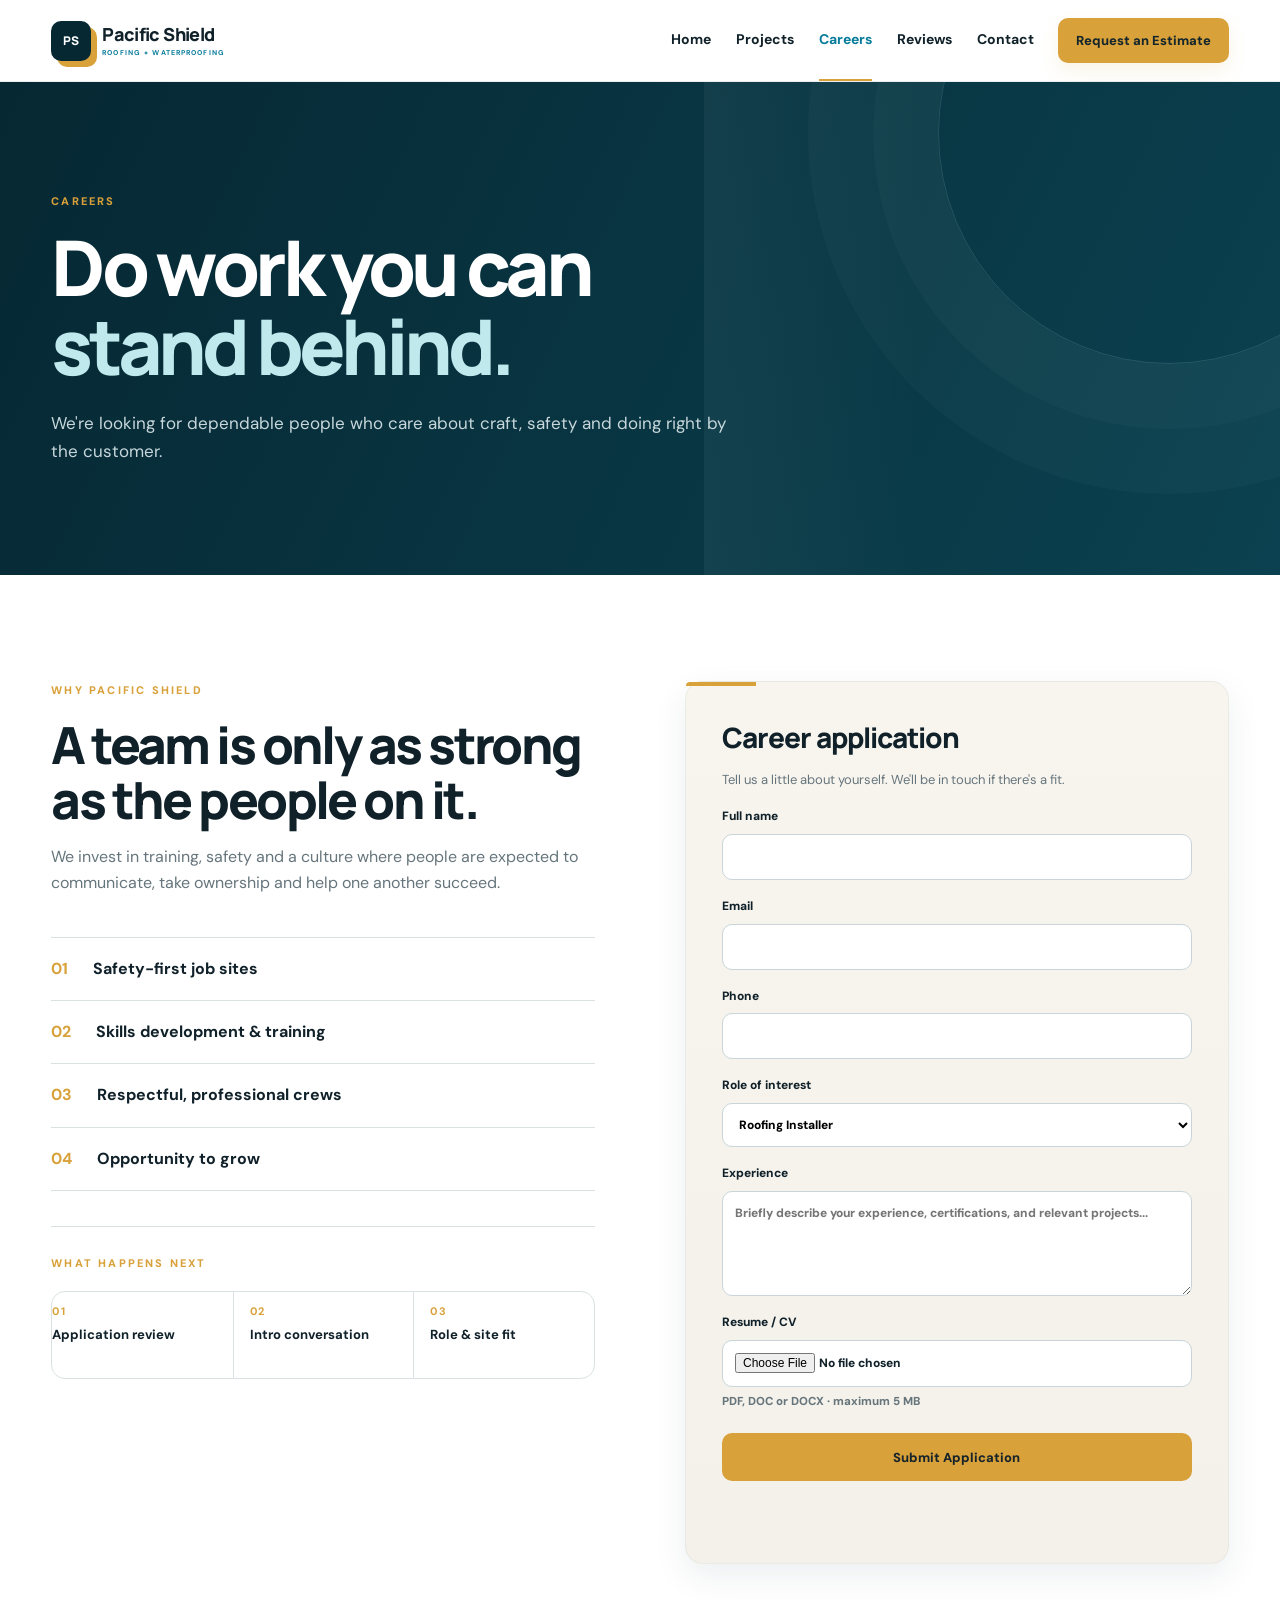
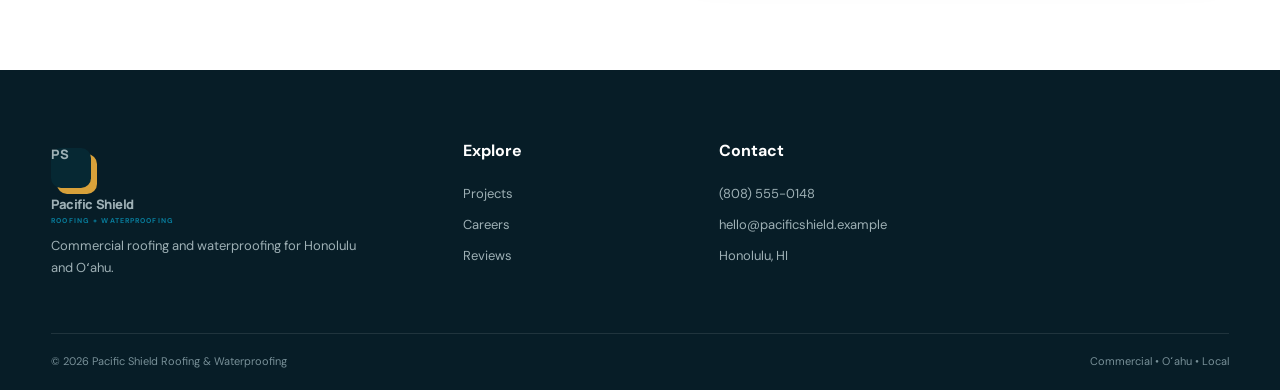
<file: careers.html>
<!DOCTYPE html><html lang="en"><head><meta charset="UTF-8"><meta name="viewport" content="width=device-width,initial-scale=1"><title>Careers | Pacific Shield Roofing & Waterproofing</title><meta name="description" content="Apply for commercial roofing and waterproofing careers with Pacific Shield in Honolulu."><link rel="stylesheet" href="css/style.css?v=11"><script defer src="js/main.js"></script></head><body><a class="skip-link" href="#main">Skip to content</a><header class="site-header"><div class="container nav-wrap"><a class="logo" href="index.html"><span class="logo-mark">PS</span><span>Pacific Shield<small>ROOFING + WATERPROOFING</small></span></a><button class="menu-toggle" aria-label="Open navigation" aria-expanded="false"><svg viewBox="0 0 24 24" aria-hidden="true"><path d="M4 6h16M4 12h16M4 18h16" fill="none" stroke="currentColor" stroke-width="2" stroke-linecap="round"/></svg></button><nav class="nav"><a href="index.html">Home</a><a href="projects.html">Projects</a><a class="active" href="careers.html">Careers</a><a href="reviews.html">Reviews</a><a href="contact.html">Contact</a></nav><a class="nav-cta" href="contact.html">Request an Estimate</a></div></header><main id="main"><section class="page-hero"><div class="container"><p class="eyebrow">CAREERS</p><h1>Do work you can<br><em>stand behind.</em></h1><p>We're looking for dependable people who care about craft, safety and doing right by the customer.</p></div></section><section class="section reveal"><div class="container careers-layout"><div><p class="eyebrow">WHY PACIFIC SHIELD</p><h2>A team is only as strong as the people on it.</h2><p>We invest in training, safety and a culture where people are expected to communicate, take ownership and help one another succeed.</p><div class="career-points"><div><strong>01</strong><span>Safety-first job sites</span></div><div><strong>02</strong><span>Skills development & training</span></div><div><strong>03</strong><span>Respectful, professional crews</span></div><div><strong>04</strong><span>Opportunity to grow</span></div></div><div class="career-next"><p class="eyebrow">WHAT HAPPENS NEXT</p><div class="career-next-grid"><div><strong>01</strong><span>Application review</span></div><div><strong>02</strong><span>Intro conversation</span></div><div><strong>03</strong><span>Role & site fit</span></div></div></div></div><form class="form-card" id="careerForm"><h3>Career application</h3><p>Tell us a little about yourself. We'll be in touch if there's a fit.</p><label>Full name<input name="name" required></label><label>Email<input type="email" name="email" required></label><label>Phone<input name="phone" required></label><label>Role of interest<select name="role"><option>Roofing Installer</option><option>Waterproofing Technician</option><option>Foreman</option><option>Project Manager</option><option>Estimator</option><option>General Application</option></select></label><label>Experience<textarea name="experience" rows="4" required placeholder="Briefly describe your experience, certifications, and relevant projects..."></textarea></label><label>Resume / CV<input type="file" name="resume" accept=".pdf,.doc,.docx" aria-describedby="resumeHelp"><small id="resumeHelp" class="field-help">PDF, DOC or DOCX · maximum 5 MB</small></label><button class="btn btn-primary" type="submit">Submit Application</button><p class="form-note" id="careerMessage" role="status" aria-live="polite"></p></form></div></section></main><footer><div class="container footer-grid"><div><a class="logo footer-logo" href="index.html"><span class="logo-mark">PS</span><span>Pacific Shield<small>ROOFING + WATERPROOFING</small></span></a><p>Commercial roofing and waterproofing for Honolulu and Oʻahu.</p></div><div><h4>Explore</h4><a href="projects.html">Projects</a><a href="careers.html">Careers</a><a href="reviews.html">Reviews</a></div><div><h4>Contact</h4><a href="tel:+18085550148">(808) 555-0148</a><a href="mailto:hello@pacificshield.example">hello@pacificshield.example</a><span>Honolulu, HI</span></div></div><div class="container footer-bottom"><span>© 2026 Pacific Shield Roofing & Waterproofing</span><span>Commercial • Oʻahu • Local</span></div></footer></body></html>
</file>
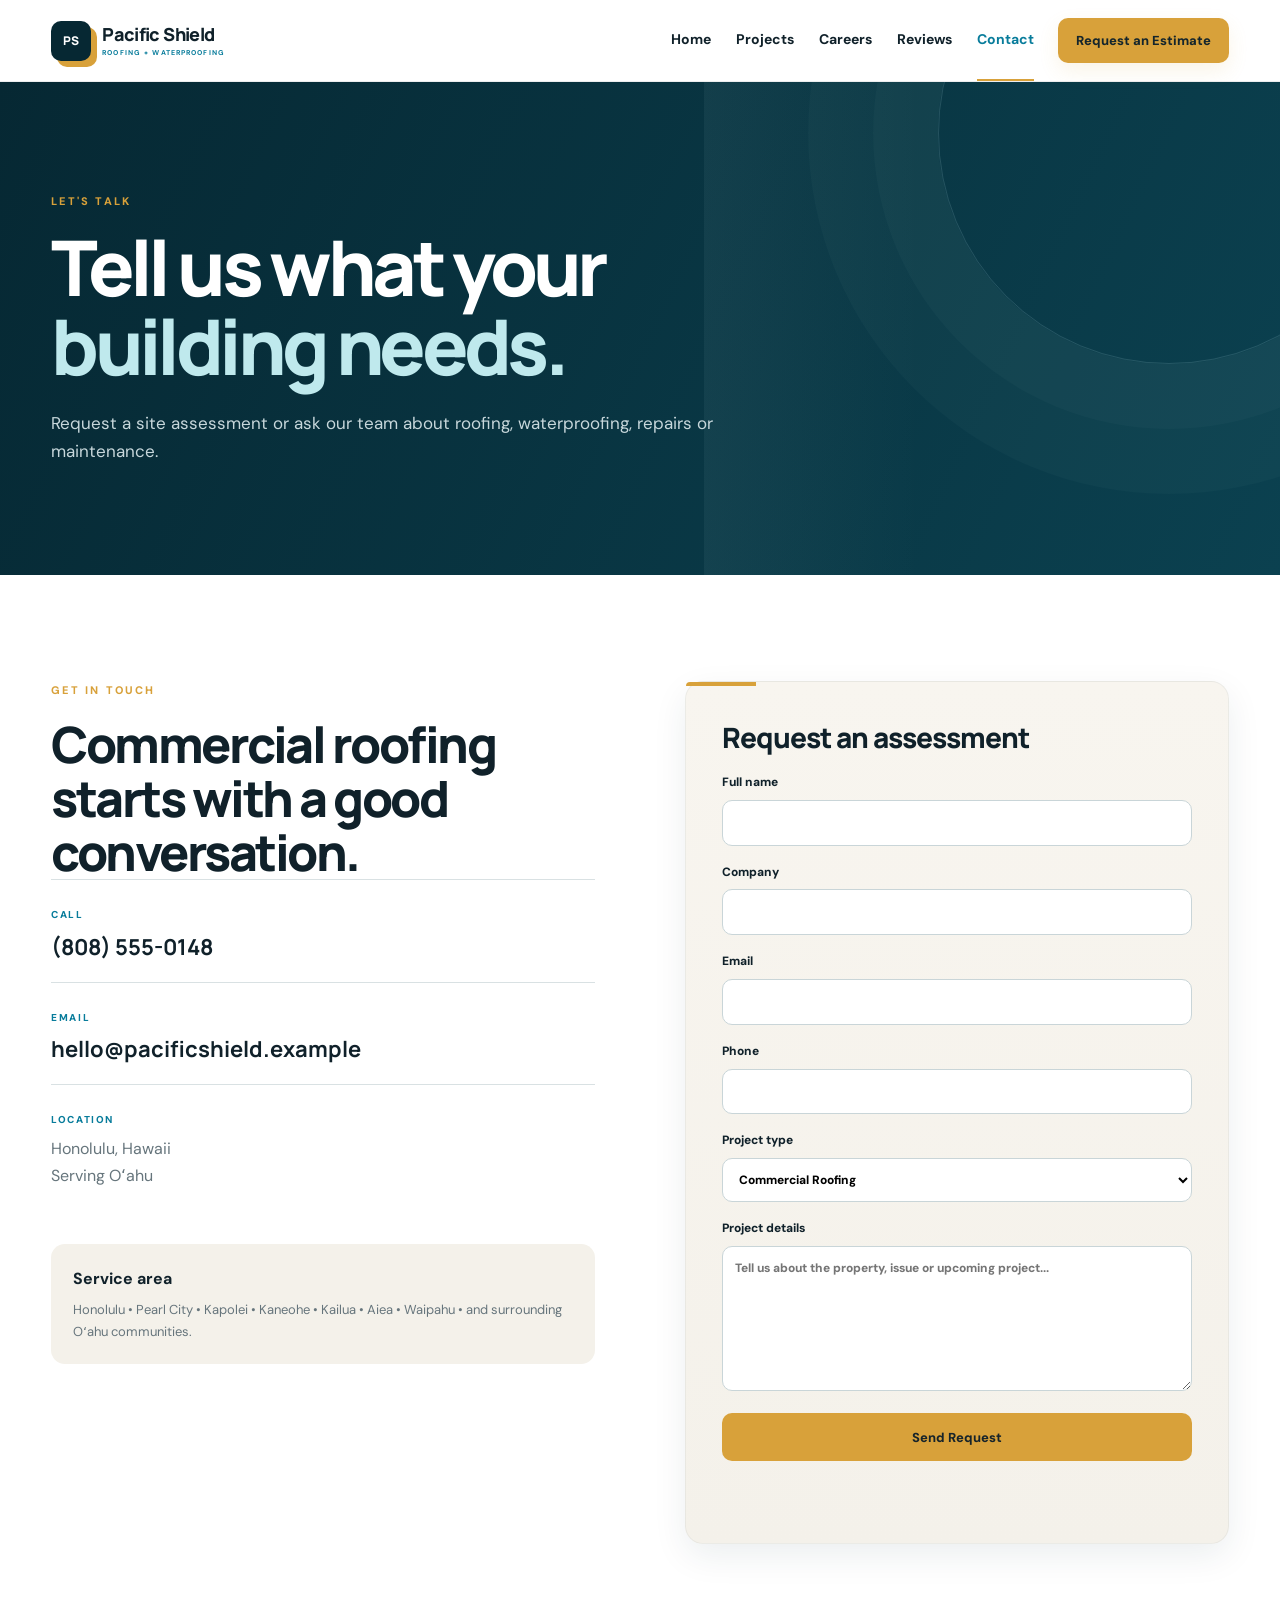
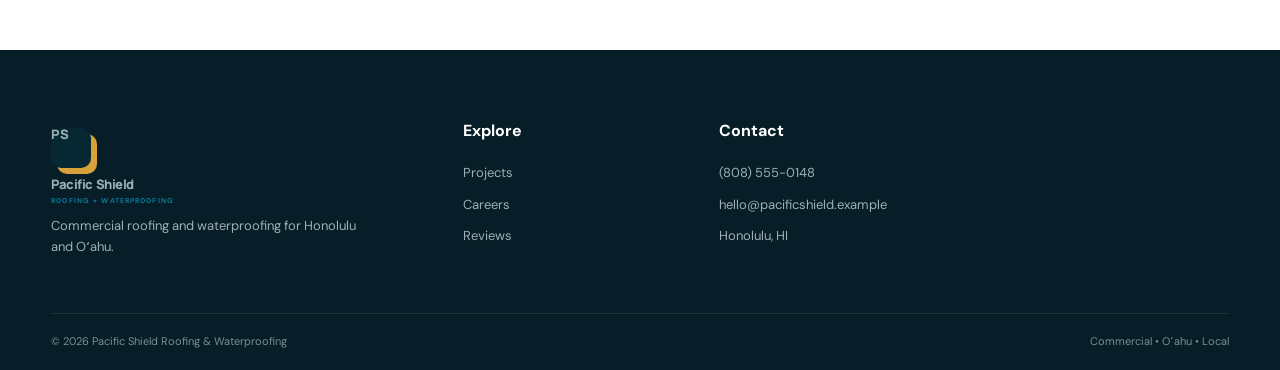
<file: contact.html>
<!DOCTYPE html><html lang="en"><head><meta charset="UTF-8"><meta name="viewport" content="width=device-width,initial-scale=1"><title>Contact | Pacific Shield Roofing & Waterproofing</title><meta name="description" content="Request a commercial roofing or waterproofing assessment in Honolulu and Oahu."><link rel="stylesheet" href="css/style.css?v=11"><script defer src="js/main.js"></script></head><body><a class="skip-link" href="#main">Skip to content</a><header class="site-header"><div class="container nav-wrap"><a class="logo" href="index.html"><span class="logo-mark">PS</span><span>Pacific Shield<small>ROOFING + WATERPROOFING</small></span></a><button class="menu-toggle" aria-label="Open navigation" aria-expanded="false"><svg viewBox="0 0 24 24" aria-hidden="true"><path d="M4 6h16M4 12h16M4 18h16" fill="none" stroke="currentColor" stroke-width="2" stroke-linecap="round"/></svg></button><nav class="nav"><a href="index.html">Home</a><a href="projects.html">Projects</a><a href="careers.html">Careers</a><a href="reviews.html">Reviews</a><a class="active" href="contact.html">Contact</a></nav><a class="nav-cta" href="contact.html">Request an Estimate</a></div></header><main id="main"><section class="page-hero"><div class="container"><p class="eyebrow">LET'S TALK</p><h1>Tell us what your<br><em>building needs.</em></h1><p>Request a site assessment or ask our team about roofing, waterproofing, repairs or maintenance.</p></div></section><section class="section reveal"><div class="container contact-layout"><div class="contact-info"><p class="eyebrow">GET IN TOUCH</p><h2>Commercial roofing starts with a good conversation.</h2><div class="contact-item"><span>CALL</span><a href="tel:+18085550148">(808) 555-0148</a></div><div class="contact-item"><span>EMAIL</span><a href="mailto:hello@pacificshield.example">hello@pacificshield.example</a></div><div class="contact-item"><span>LOCATION</span><p>Honolulu, Hawaii<br>Serving Oʻahu</p></div><div class="service-area"><strong>Service area</strong><p>Honolulu • Pearl City • Kapolei • Kaneohe • Kailua • Aiea • Waipahu • and surrounding Oʻahu communities.</p></div></div><form class="form-card" id="contactForm"><h3>Request an assessment</h3><label>Full name<input name="name" required></label><label>Company<input name="company"></label><label>Email<input type="email" name="email" required></label><label>Phone<input name="phone"></label><label>Project type<select name="type"><option>Commercial Roofing</option><option>Waterproofing</option><option>Roof Repair</option><option>Roof Restoration</option><option>Maintenance Program</option><option>Other</option></select></label><label>Project details<textarea name="details" rows="6" placeholder="Tell us about the property, issue or upcoming project..."></textarea></label><button class="btn btn-primary" type="submit">Send Request</button><p class="form-note" id="contactMessage"></p></form></div></section></main><footer><div class="container footer-grid"><div><a class="logo footer-logo" href="index.html"><span class="logo-mark">PS</span><span>Pacific Shield<small>ROOFING + WATERPROOFING</small></span></a><p>Commercial roofing and waterproofing for Honolulu and Oʻahu.</p></div><div><h4>Explore</h4><a href="projects.html">Projects</a><a href="careers.html">Careers</a><a href="reviews.html">Reviews</a></div><div><h4>Contact</h4><a href="tel:+18085550148">(808) 555-0148</a><a href="mailto:hello@pacificshield.example">hello@pacificshield.example</a><span>Honolulu, HI</span></div></div><div class="container footer-bottom"><span>© 2026 Pacific Shield Roofing & Waterproofing</span><span>Commercial • Oʻahu • Local</span></div></footer></body></html>
</file>
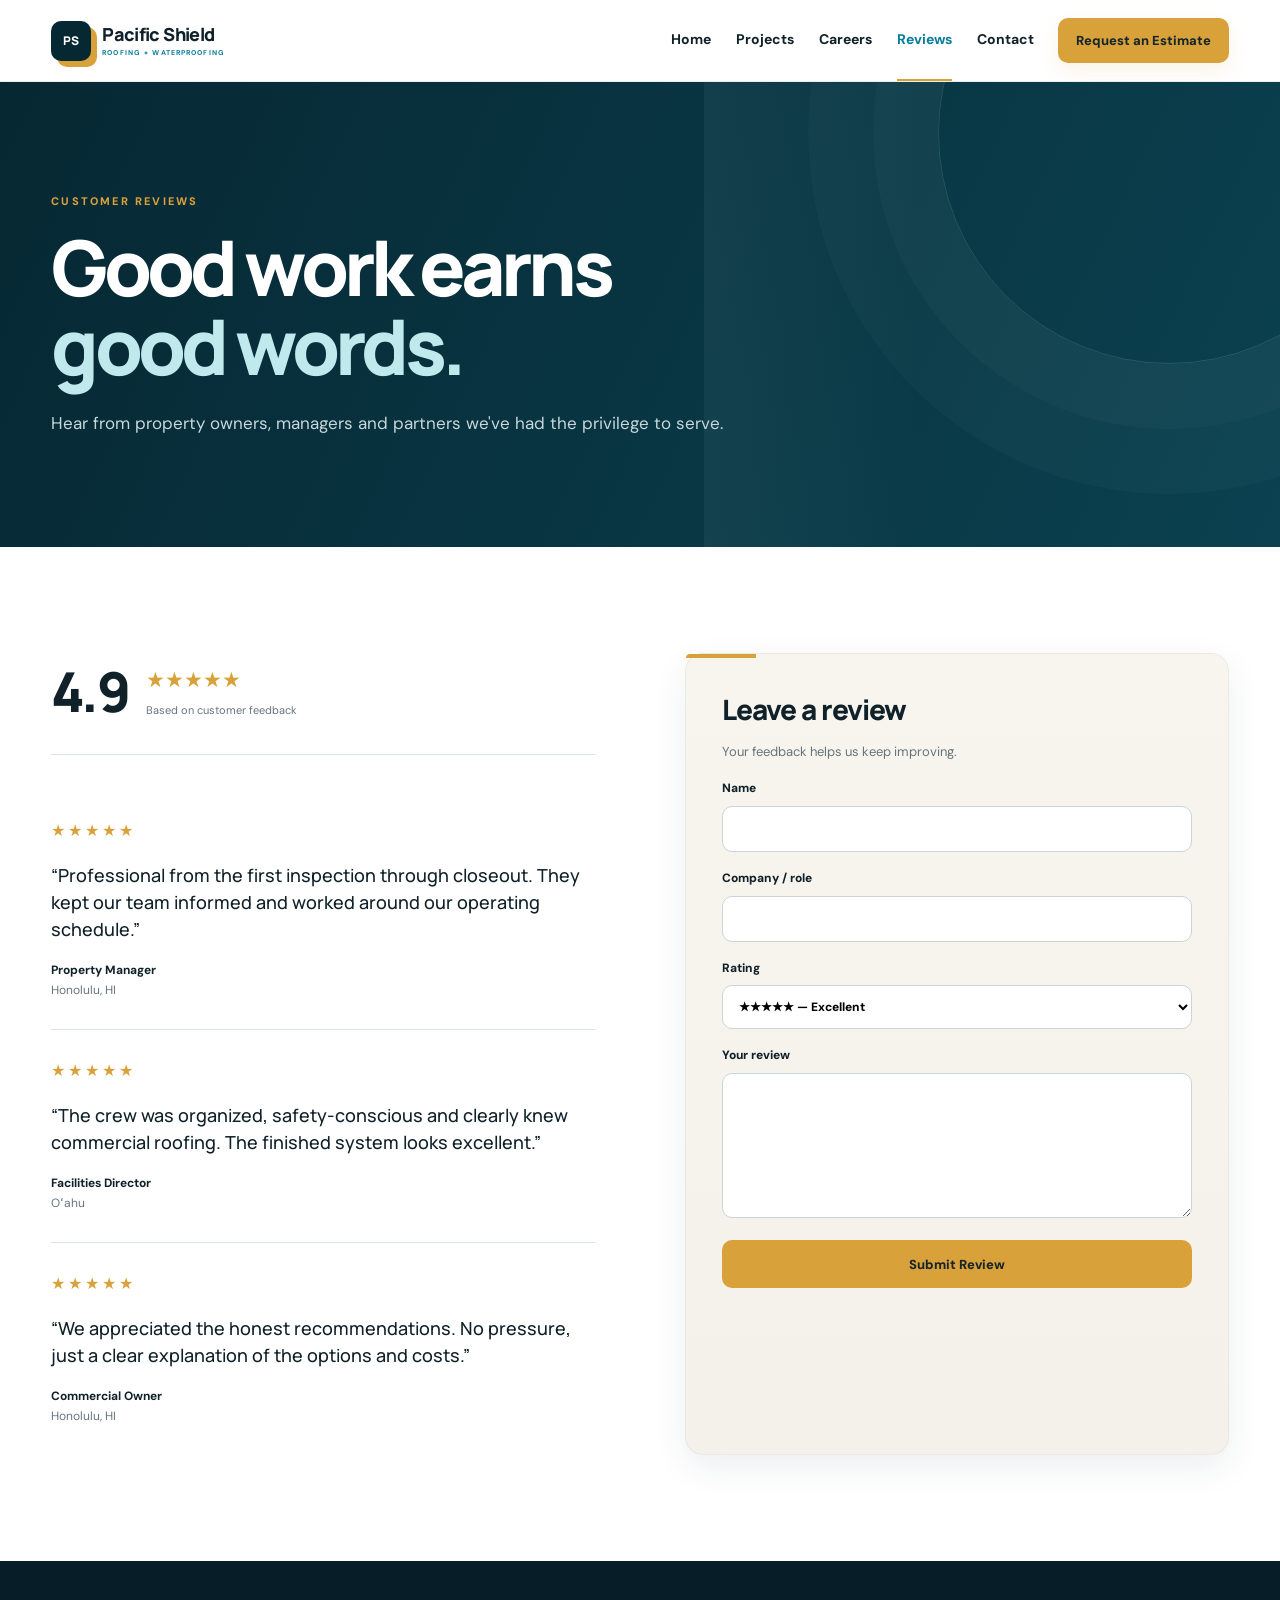
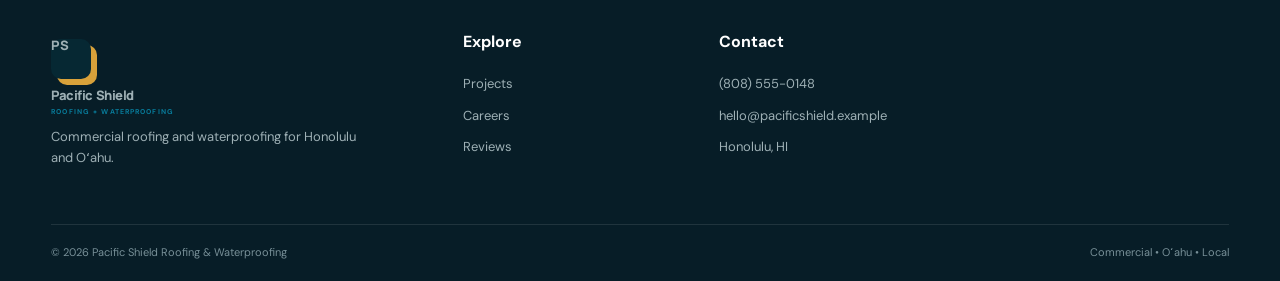
<file: reviews.html>
<!DOCTYPE html><html lang="en"><head><meta charset="UTF-8"><meta name="viewport" content="width=device-width,initial-scale=1"><title>Reviews | Pacific Shield Roofing & Waterproofing</title><meta name="description" content="Read customer reviews and share your experience with Pacific Shield Roofing & Waterproofing."><link rel="stylesheet" href="css/style.css?v=11"><script defer src="js/main.js"></script></head><body><a class="skip-link" href="#main">Skip to content</a><header class="site-header"><div class="container nav-wrap"><a class="logo" href="index.html"><span class="logo-mark">PS</span><span>Pacific Shield<small>ROOFING + WATERPROOFING</small></span></a><button class="menu-toggle" aria-label="Open navigation" aria-expanded="false"><svg viewBox="0 0 24 24" aria-hidden="true"><path d="M4 6h16M4 12h16M4 18h16" fill="none" stroke="currentColor" stroke-width="2" stroke-linecap="round"/></svg></button><nav class="nav"><a href="index.html">Home</a><a href="projects.html">Projects</a><a href="careers.html">Careers</a><a class="active" href="reviews.html">Reviews</a><a href="contact.html">Contact</a></nav><a class="nav-cta" href="contact.html">Request an Estimate</a></div></header><main id="main"><section class="page-hero"><div class="container"><p class="eyebrow">CUSTOMER REVIEWS</p><h1>Good work earns<br><em>good words.</em></h1><p>Hear from property owners, managers and partners we've had the privilege to serve.</p></div></section><section class="section reveal"><div class="container review-layout"><div><div class="rating"><strong>4.9</strong><span>★★★★★<small>Based on customer feedback</small></span></div><div class="reviews-list" id="reviewsList"><article class="review"><div class="stars">★★★★★</div><p>“Professional from the first inspection through closeout. They kept our team informed and worked around our operating schedule.”</p><strong>Property Manager</strong><span>Honolulu, HI</span></article><article class="review"><div class="stars">★★★★★</div><p>“The crew was organized, safety-conscious and clearly knew commercial roofing. The finished system looks excellent.”</p><strong>Facilities Director</strong><span>Oʻahu</span></article><article class="review"><div class="stars">★★★★★</div><p>“We appreciated the honest recommendations. No pressure, just a clear explanation of the options and costs.”</p><strong>Commercial Owner</strong><span>Honolulu, HI</span></article></div></div><form class="form-card" id="reviewForm"><h3>Leave a review</h3><p>Your feedback helps us keep improving.</p><label>Name<input name="name" required></label><label>Company / role<input name="company"></label><label>Rating<select name="rating"><option value="5">★★★★★ — Excellent</option><option value="4">★★★★☆ — Very good</option><option value="3">★★★☆☆ — Good</option><option value="2">★★☆☆☆ — Fair</option><option value="1">★☆☆☆☆ — Poor</option></select></label><label>Your review<textarea name="review" rows="6" required></textarea></label><button class="btn btn-primary" type="submit">Submit Review</button><p class="form-note" id="reviewMessage"></p></form></div></section></main><footer><div class="container footer-grid"><div><a class="logo footer-logo" href="index.html"><span class="logo-mark">PS</span><span>Pacific Shield<small>ROOFING + WATERPROOFING</small></span></a><p>Commercial roofing and waterproofing for Honolulu and Oʻahu.</p></div><div><h4>Explore</h4><a href="projects.html">Projects</a><a href="careers.html">Careers</a><a href="reviews.html">Reviews</a></div><div><h4>Contact</h4><a href="tel:+18085550148">(808) 555-0148</a><a href="mailto:hello@pacificshield.example">hello@pacificshield.example</a><span>Honolulu, HI</span></div></div><div class="container footer-bottom"><span>© 2026 Pacific Shield Roofing & Waterproofing</span><span>Commercial • Oʻahu • Local</span></div></footer></body></html>
</file>
<file: css/style.css>
@import url('https://fonts.googleapis.com/css2?family=DM+Sans:wght@400;500;600;700&family=Manrope:wght@500;600;700;800&display=swap');
:root{--ink:#10212a;--navy:#062833;--navy-2:#0d4250;--blue:#087c9b;--cyan:#bfe9ed;--gold:#d8a13a;--cream:#f4f1ea;--mist:#edf4f4;--white:#fff;--muted:#66757c;--line:#d9e1e3;--shadow:0 24px 70px rgba(8,45,58,.12);--shadow-sm:0 12px 34px rgba(8,45,58,.08)}
*{box-sizing:border-box}html{scroll-behavior:smooth}body{margin:0;color:var(--ink);font-family:'DM Sans',sans-serif;background:var(--white);line-height:1.65;-webkit-font-smoothing:antialiased}body.no-scroll{overflow:hidden}a{text-decoration:none;color:inherit}button,input,select,textarea{font:inherit}.container{width:min(1200px,92%);margin:auto}.skip-link{position:absolute;left:16px;top:-100px;z-index:1000;background:var(--navy);color:#fff;padding:10px 14px;font-weight:800;border-radius:10px;transition:top .18s ease}.skip-link:focus,.skip-link:focus-visible{top:16px}.site-header{position:relative;z-index:50;background:rgba(255,255,255,.88);backdrop-filter:blur(18px);border-bottom:1px solid rgba(16,33,42,.08);transition:.25s ease}.site-header.scrolled{box-shadow:0 10px 25px rgba(8,45,58,.08)}.nav-wrap{min-height:78px;display:flex;align-items:center;gap:24px}.logo{display:flex;align-items:center;gap:11px;font-family:Manrope,sans-serif;font-weight:800;letter-spacing:-.035em;font-size:18px;line-height:1}.logo small{display:block;font:700 7px 'DM Sans';letter-spacing:.16em;margin-top:5px;color:var(--blue)}.logo-mark{width:40px;height:40px;display:grid;place-items:center;background:var(--navy);color:#fff;font-size:12px;letter-spacing:.05em;box-shadow:6px 6px 0 var(--gold);border-radius:10px}.nav{display:flex;gap:25px;margin-left:auto;font-size:14px;font-weight:700}.nav a{padding:28px 0;border-bottom:2px solid transparent;transition:color .2s ease,border-color .2s ease}.nav a:hover,.nav a.active{color:var(--blue);border-color:var(--gold)}.nav-cta{background:var(--gold);color:#14252c;padding:12px 18px;font-weight:800;font-size:13px;border-radius:10px;box-shadow:0 8px 20px rgba(216,161,58,.12);transition:transform .2s ease,box-shadow .2s ease}.nav-cta:hover,.btn-primary:hover{transform:translateY(-2px);box-shadow:0 12px 28px rgba(216,161,58,.24)}.menu-toggle{display:none;background:#fff;border:1px solid var(--line);width:42px;height:42px;cursor:pointer;color:var(--navy);border-radius:10px}.menu-toggle svg{width:20px;height:20px}.btn,.nav-cta,.filter,.service-grid article,.project-card,.gallery-item,.form-card{will-change:transform}.btn:focus-visible,.nav a:focus-visible,.nav-cta:focus-visible,.menu-toggle:focus-visible,.filter:focus-visible,.text-link:focus-visible,.project-card:focus-visible,.gallery-item:focus-visible,.form-card input:focus-visible,.form-card select:focus-visible,.form-card textarea:focus-visible{outline:3px solid var(--gold);outline-offset:3px}
.hero{min-height:780px;position:relative;background:url('https://images.unsplash.com/photo-1541888946425-d81bb19240f5?auto=format&fit=crop&w=2200&q=90') center/cover;display:flex;align-items:center;color:#fff;overflow:hidden}.hero:after{content:'';position:absolute;inset:0;background:radial-gradient(circle at 76% 38%,rgba(191,233,237,.16),transparent 28%),linear-gradient(120deg,transparent 48%,rgba(216,161,58,.08) 70%,transparent 78%);pointer-events:none}.hero-overlay{position:absolute;inset:0;background:linear-gradient(90deg,rgba(5,25,34,.96) 0%,rgba(5,25,34,.76) 47%,rgba(5,25,34,.16) 100%)}.hero-content{position:relative;z-index:1;padding:120px 0 190px}.eyebrow{font-size:11px;letter-spacing:.2em;font-weight:800;color:var(--gold);margin:0 0 18px}.hero h1,.page-hero h1{font:800 clamp(47px,6vw,84px)/1.02 Manrope,sans-serif;letter-spacing:-.06em;margin:0 0 24px;max-width:950px}.hero h1 em,.page-hero h1 em{font-style:normal;color:var(--cyan)}.hero-copy{max-width:670px;font-size:18px;color:#e5eff1;margin:0}.hero-actions{display:flex;gap:12px;margin-top:34px}.btn{display:inline-flex;align-items:center;justify-content:center;border:0;padding:14px 22px;font:800 13px 'DM Sans';cursor:pointer;min-height:48px;transition:transform .2s ease,box-shadow .2s ease,background .2s ease;border-radius:10px}.btn-primary{background:var(--gold);color:#17242a}.btn-ghost{border:1px solid rgba(255,255,255,.45);color:#fff;background:rgba(255,255,255,.03)}.btn-ghost:hover{background:rgba(255,255,255,.09)}.hero-stats{position:absolute;z-index:2;bottom:0;left:0;right:0;background:rgba(4,28,37,.86);border-top:1px solid rgba(255,255,255,.08);display:flex;justify-content:center}.hero-stats div{padding:19px 42px;border-right:1px solid rgba(255,255,255,.12);display:flex;gap:12px;align-items:baseline}.hero-stats div:last-child{border-right:0}.hero-stats strong{font:800 25px Manrope}.hero-stats span{font-size:12px;color:#c4d5da}
.section{padding:106px 0}.section-intro{max-width:760px}.split{display:grid;grid-template-columns:1fr 1fr;gap:100px}.split h2,h2{font:800 clamp(35px,4vw,54px)/1.08 Manrope;letter-spacing:-.05em;margin:0}.split p{color:var(--muted);font-size:16px}.text-link{font-weight:800;color:var(--blue);font-size:14px;display:inline-flex;align-items:center;gap:8px}.text-link::after{content:'↗';font-size:13px;transition:transform .2s ease}.text-link:hover::after{transform:translate(2px,-2px)}.section-dark{background:var(--navy);color:#fff}.section-head{display:flex;justify-content:space-between;align-items:end;gap:30px;margin-bottom:46px}.section-head h2{max-width:740px}.light{color:#a8dfe7}
.service-grid{display:grid;grid-template-columns:1.2fr .8fr .8fr;grid-auto-rows:minmax(250px,auto);gap:14px;background:transparent}.service-grid article{padding:34px 28px;background:linear-gradient(145deg,rgba(255,255,255,.06),rgba(255,255,255,.015));border:1px solid rgba(255,255,255,.11);min-height:290px;position:relative;overflow:hidden;border-radius:18px;transition:transform .3s ease,border-color .3s ease,background .3s ease}.service-grid article:first-child{grid-row:span 2;min-height:100%}.service-grid article:nth-child(4){grid-column:2 / span 2}.service-grid article:before{content:'';position:absolute;inset:auto -10% -45% auto;width:180px;height:180px;border-radius:50%;background:rgba(191,233,237,.08);filter:blur(4px)}.service-grid article:hover{transform:translateY(-6px);border-color:rgba(216,161,58,.55);background:linear-gradient(145deg,rgba(255,255,255,.10),rgba(255,255,255,.025))}.service-grid span{color:var(--gold);font-weight:800;font-size:12px}.service-grid h3{font:700 23px Manrope;margin:37px 0 12px}.service-grid p{color:#bdcbd0;font-size:14px;margin:0}.service-grid article:first-child h3{font-size:31px;max-width:320px}.service-grid article:first-child p{max-width:380px}
.featured{background:linear-gradient(180deg,var(--cream),#f9f7f2)}.project-grid{display:grid;grid-template-columns:2fr 1fr;grid-template-rows:300px 300px;gap:18px}.project-card{height:auto;position:relative;overflow:hidden;background:#222;border-radius:18px;box-shadow:var(--shadow-sm)}.project-card.large{grid-row:span 2}.project-card:after{content:'';position:absolute;inset:0;background:linear-gradient(180deg,transparent 42%,rgba(5,25,34,.92));opacity:.96}.project-card img,.gallery-item img{width:100%;height:100%;object-fit:cover;transition:transform .7s cubic-bezier(.2,.65,.2,1)}.project-card:hover img,.gallery-item:hover img{transform:scale(1.05)}.project-caption{position:absolute;inset:auto 0 0;padding:78px 25px 23px;color:#fff;z-index:1}.project-caption span,.gallery-item span{font-size:10px;font-weight:800;letter-spacing:.16em;color:var(--cyan)}.project-caption h3{margin:5px 0 0;font:700 21px Manrope}.project-card .project-arrow{position:absolute;right:22px;bottom:22px;z-index:2;width:42px;height:42px;display:grid;place-items:center;border:1px solid rgba(255,255,255,.32);border-radius:50%;background:rgba(255,255,255,.08);backdrop-filter:blur(8px);transition:transform .2s ease,background .2s ease}.project-card:hover .project-arrow{transform:translate(2px,-2px);background:rgba(255,255,255,.15)}.careers-banner{background:linear-gradient(90deg,var(--mist),#f6faf9);padding:78px 0}.banner-inner{display:flex;justify-content:space-between;align-items:center;gap:40px}.banner-inner h2{max-width:720px}.testimonial{text-align:center;background:#fff}.quote{max-width:880px}.quote-mark{font:800 80px/1 Manrope;color:var(--gold)}blockquote{font:600 clamp(25px,3vw,35px)/1.34 Manrope;margin:0 0 20px;letter-spacing:-.03em}.quote p{color:var(--muted)}
.page-hero{position:relative;background:linear-gradient(115deg,var(--navy),#0b4150);color:#fff;padding:110px 0;overflow:hidden}.page-hero:before{content:'';position:absolute;inset:0;background:linear-gradient(90deg,transparent 0 55%,rgba(191,233,237,.06) 55%,transparent 72%)}.page-hero:after{content:'';position:absolute;right:-120px;top:-180px;width:460px;height:460px;border:1px solid rgba(191,233,237,.15);border-radius:50%;box-shadow:0 0 0 65px rgba(191,233,237,.025),0 0 0 130px rgba(191,233,237,.025)}.page-hero .container{position:relative;z-index:1}.page-hero p:last-child{max-width:680px;color:#c7d7db;font-size:17px;margin:0}.filters{display:flex;gap:10px;margin-bottom:35px;flex-wrap:wrap}.filter{border:1px solid var(--line);background:#fff;padding:10px 16px;font-weight:800;cursor:pointer;transition:transform .2s ease,border-color .2s ease,color .2s ease,background .2s ease;border-radius:999px}.filter:hover{border-color:var(--blue);color:var(--blue);transform:translateY(-1px)}.filter.active{background:var(--navy);color:#fff;border-color:var(--navy)}.project-gallery{display:grid;grid-template-columns:repeat(12,1fr);gap:24px}.gallery-item{background:#fff;border:1px solid var(--line);overflow:hidden;box-shadow:0 8px 20px rgba(8,45,58,.04);transition:transform .25s ease,box-shadow .25s ease;border-radius:18px}.gallery-item:nth-child(1),.gallery-item:nth-child(4){grid-column:span 7}.gallery-item:nth-child(2),.gallery-item:nth-child(3),.gallery-item:nth-child(5),.gallery-item:nth-child(6){grid-column:span 5}.gallery-item:hover{transform:translateY(-5px);box-shadow:var(--shadow)}.gallery-item img{height:350px;display:block}.gallery-item:nth-child(1) img,.gallery-item:nth-child(4) img{height:420px}.gallery-item div{padding:23px 24px 25px}.gallery-item span{color:var(--blue)}.gallery-item h3{font:700 25px Manrope;margin:7px 0 4px;letter-spacing:-.025em}.gallery-item p{margin:0;color:var(--muted);font-size:13px}.cta-strip{background:var(--cream);padding:64px 0}.cta-strip .container{display:flex;align-items:center;justify-content:space-between;gap:30px}.cta-strip h2{font-size:clamp(30px,3.5vw,46px)}
.careers-layout,.contact-layout,.review-layout{display:grid;grid-template-columns:1fr 1fr;gap:90px}.careers-layout>div>p:not(.eyebrow),.contact-info>p:not(.eyebrow){color:var(--muted)}.career-points{margin-top:40px;border-top:1px solid var(--line)}.career-points div{display:flex;gap:25px;padding:18px 0;border-bottom:1px solid var(--line);font-weight:700}.career-points strong{color:var(--gold)}.form-card{background:linear-gradient(180deg,#f8f5ef,var(--cream));padding:36px;border:1px solid rgba(8,45,58,.05);border-radius:18px;box-shadow:var(--shadow-sm)}.form-card h3{font:800 28px Manrope;margin:0 0 5px;letter-spacing:-.035em}.form-card>p{color:var(--muted);font-size:13px}.form-card label{display:block;font-size:12px;font-weight:800;margin-top:17px}.form-card input,.form-card select,.form-card textarea{width:100%;display:block;margin-top:7px;border:1px solid #c9d5d8;background:#fff;padding:12px;font:inherit;outline:none;border-radius:10px;transition:border-color .2s ease,box-shadow .2s ease}.form-card textarea{resize:vertical}.form-note{color:var(--blue)!important;font-weight:800;min-height:1.4em}.rating{display:flex;align-items:center;gap:18px;margin-bottom:35px;padding-bottom:25px;border-bottom:1px solid var(--line)}.rating strong{font:800 55px Manrope;letter-spacing:-.05em}.rating span{color:var(--gold);font-size:21px}.rating small{display:block;color:var(--muted);font-size:11px;margin-top:3px}.review{border-top:0;padding:28px 0}.review+.review{border-top:1px solid var(--line)}.stars{color:var(--gold);letter-spacing:3px}.review p{font:500 18px/1.5 Manrope}.review strong,.review span{display:block;font-size:12px}.review span{color:var(--muted)}.contact-info h2{font-size:clamp(34px,4vw,50px)}.contact-item{border-top:1px solid var(--line);padding:20px 0}.contact-item span{font-size:10px;font-weight:800;letter-spacing:.16em;color:var(--blue)}.contact-item a{display:block;font:700 22px Manrope;margin-top:5px}.contact-item p{margin:5px 0;color:var(--muted)}.service-area{margin-top:30px;padding:22px;background:var(--cream);border-radius:14px}.service-area p{color:var(--muted);font-size:13px;margin:7px 0 0}
footer{background:#071d27;color:#d5e0e3;padding:68px 0 20px}.footer-grid{display:grid;grid-template-columns:2fr 1fr 1fr;gap:60px}.footer-logo{color:#fff}.footer-grid p,.footer-grid a,.footer-grid span{display:block;color:#9eb0b5;font-size:13px;margin:10px 0}.footer-grid h4{color:#fff;margin:0 0 18px}.footer-grid a:hover{color:#fff}.footer-bottom{border-top:1px solid rgba(255,255,255,.1);margin-top:45px;padding-top:18px;display:flex;justify-content:space-between;color:#789098;font-size:11px}
.reveal{opacity:1;transform:none;transition:opacity .7s ease,transform .7s cubic-bezier(.2,.65,.2,1)}.reveal.is-visible{opacity:1;transform:none}.section-kicker{display:inline-flex;align-items:center;gap:10px;padding:7px 11px;border:1px solid rgba(8,124,155,.15);background:rgba(8,124,155,.06);color:var(--blue);font-size:10px;font-weight:800;letter-spacing:.12em;border-radius:999px;margin-bottom:18px}
@media(max-width:900px){.nav{display:none}.nav-cta{margin-left:auto}.menu-toggle{display:grid;place-items:center;order:2}.nav-wrap.open .nav{display:flex;position:fixed;left:0;right:0;top:78px;background:#fff;flex-direction:column;padding:16px 4%;gap:0;border-bottom:1px solid var(--line);box-shadow:0 22px 35px rgba(8,45,58,.12)}.nav-wrap.open .nav a{padding:13px 0}.hero{min-height:700px}.hero-content{padding-top:100px}.hero-stats div{padding:17px 18px;flex-direction:column;gap:0}.split,.careers-layout,.contact-layout,.review-layout{grid-template-columns:1fr;gap:48px}.service-grid{grid-template-columns:1fr 1fr}.service-grid article:first-child{grid-row:auto;min-height:290px}.service-grid article:nth-child(4){grid-column:auto}.project-grid{grid-template-columns:1fr;grid-template-rows:auto}.project-card.large{height:420px;grid-row:auto}.project-card{height:290px}.project-gallery{grid-template-columns:1fr}.gallery-item,.gallery-item:nth-child(1),.gallery-item:nth-child(2),.gallery-item:nth-child(3),.gallery-item:nth-child(4),.gallery-item:nth-child(5),.gallery-item:nth-child(6){grid-column:span 1}.gallery-item img,.gallery-item:nth-child(1) img,.gallery-item:nth-child(4) img{height:360px}.footer-grid{grid-template-columns:1fr 1fr}.footer-grid>div:first-child{grid-column:1/-1}}
@media(max-width:560px){.nav-cta{display:none}.hero-content{padding:78px 0 175px}.hero h1,.page-hero h1{font-size:44px}.hero-copy{font-size:16px}.hero-actions{flex-direction:column;align-items:stretch}.hero-stats{display:grid;grid-template-columns:repeat(3,1fr)}.hero-stats div{padding:12px 8px}.hero-stats strong{font-size:17px}.hero-stats span{font-size:9px}.section{padding:74px 0}.section-head{align-items:flex-start;flex-direction:column}.service-grid{grid-template-columns:1fr}.project-card,.project-card.large{height:330px}.banner-inner,.cta-strip .container{flex-direction:column;align-items:flex-start}.footer-grid{grid-template-columns:1fr}.footer-grid>div:first-child{grid-column:auto}.footer-bottom{flex-direction:column;gap:5px}.form-card{padding:25px}.page-hero{padding:82px 0}.gallery-item img,.gallery-item:nth-child(1) img,.gallery-item:nth-child(4) img{height:300px}.cta-strip{padding:56px 0}}
@media(prefers-reduced-motion:reduce){html{scroll-behavior:auto}.reveal{opacity:1;transform:none}*,*:before,*:after{animation:none!important;transition:none!important}}

/* Production Master refinement */
.trust-strip{background:#fff;border-bottom:1px solid var(--line);padding:0}.trust-grid{display:grid;grid-template-columns:repeat(3,1fr)}.trust-grid>div{padding:34px 32px;border-right:1px solid var(--line)}.trust-grid>div:first-child{padding-left:0}.trust-grid>div:last-child{border-right:0}.trust-grid strong{display:block;font:800 16px Manrope;margin-bottom:7px}.trust-grid span{display:block;color:var(--muted);font-size:13px;line-height:1.55;max-width:330px}
.process{background:#fff}.process-intro{max-width:470px;color:var(--muted);margin:0;font-size:15px}.process-grid{display:grid;grid-template-columns:repeat(4,1fr);border-top:1px solid var(--line);border-bottom:1px solid var(--line)}.process-grid article{padding:28px 24px 32px;border-right:1px solid var(--line);position:relative}.process-grid article:first-child{padding-left:0}.process-grid article:last-child{border-right:0}.process-grid span{display:inline-grid;place-items:center;width:34px;height:34px;border-radius:50%;background:var(--mist);color:var(--blue);font:800 11px Manrope}.process-grid h3{font:800 22px Manrope;margin:24px 0 9px}.process-grid p{color:var(--muted);font-size:13px;margin:0;line-height:1.6}
.testimonial{background:#f8faf9}.testimonial-head{margin-bottom:34px}.testimonial-grid{display:grid;grid-template-columns:repeat(3,1fr);gap:16px}.quote-card{background:#fff;border:1px solid var(--line);border-radius:18px;padding:30px;box-shadow:0 12px 34px rgba(8,45,58,.05);transition:transform .25s ease,box-shadow .25s ease}.quote-card:hover{transform:translateY(-4px);box-shadow:var(--shadow)}.quote-card .quote-mark{font-size:54px;line-height:.8}.quote-card blockquote{font-size:18px;line-height:1.48;margin:16px 0 22px}.quote-card p{margin:0;color:var(--muted);font-size:11px;font-weight:800;letter-spacing:.05em}.footer-cta{background:var(--gold);color:#14252c;padding:58px 0}.footer-cta-inner{display:flex;align-items:center;justify-content:space-between;gap:32px}.footer-cta .eyebrow{color:#14252c;margin-bottom:9px}.footer-cta h2{font-size:clamp(30px,4vw,48px);max-width:760px}.footer-cta .btn-primary{background:var(--navy);color:#fff;box-shadow:none}.footer-cta .btn-primary:hover{box-shadow:0 12px 28px rgba(6,40,51,.2)}.footer-strong{color:#fff!important;font-weight:800!important}.footer-grid{grid-template-columns:1.8fr 1fr 1.3fr 1fr}.footer-grid>div:first-child p{max-width:320px}.footer-grid .footer-strong{margin-top:22px}
.hero{min-height:610px !important;align-items:flex-start}.hero-content{padding-top:56px !important;padding-bottom:145px !important}.hero h1{max-width:1000px;text-wrap:balance}.hero-copy{font-size:17px;line-height:1.65}.hero-actions .btn{min-width:185px}.hero-stats{backdrop-filter:blur(12px)}
.project-card{cursor:pointer}.project-card:focus-visible{box-shadow:0 0 0 4px var(--gold),var(--shadow)}
.form-card{position:relative}.form-card:before{content:'';position:absolute;left:0;top:0;width:70px;height:4px;background:var(--gold);border-radius:18px 0 0 0}.form-card .btn{width:100%;margin-top:22px}
@media(max-width:900px){.hero{min-height:590px !important}.hero-content{padding-top:52px !important;padding-bottom:140px !important}.trust-grid{grid-template-columns:1fr}.trust-grid>div,.trust-grid>div:first-child{padding:22px 0;border-right:0;border-bottom:1px solid var(--line)}.trust-grid>div:last-child{border-bottom:0}.process-grid{grid-template-columns:1fr 1fr}.process-grid article:nth-child(2){border-right:0}.process-grid article:nth-child(3),.process-grid article:nth-child(4){border-top:1px solid var(--line)}.process-grid article:nth-child(4){border-right:0}.testimonial-grid{grid-template-columns:1fr}.footer-cta-inner{align-items:flex-start;flex-direction:column}.footer-grid{grid-template-columns:1.5fr 1fr 1fr}.footer-grid>div:last-child{grid-column:2/-1}}
@media(max-width:560px){.hero{min-height:570px !important}.hero-content{padding-top:44px !important;padding-bottom:128px !important}.hero-stats div{align-items:center;text-align:center}.trust-grid>div{padding:20px 0}.process-grid{grid-template-columns:1fr}.process-grid article,.process-grid article:first-child{padding:24px 0;border-right:0;border-bottom:1px solid var(--line)}.process-grid article:last-child{border-bottom:0}.footer-cta{padding:48px 0}.footer-cta .btn{width:100%}.footer-grid{grid-template-columns:1fr}.footer-grid>div:last-child{grid-column:auto}.testimonial-grid{gap:12px}.quote-card{padding:24px}}

/* Project case-study system */
.project-link{display:block;color:inherit;height:100%}
.project-link:focus-visible{outline:3px solid var(--gold);outline-offset:4px;border-radius:18px}
.project-card,.gallery-item{cursor:pointer}
.gallery-item[hidden]{display:none}
.gallery-item.is-filtering{opacity:0;transform:translateY(8px) scale(.985)}
.case-hero{background:linear-gradient(120deg,var(--navy),#0b4654);color:#fff;padding:88px 0 72px}
.case-hero .container{display:grid;grid-template-columns:1.05fr .95fr;gap:64px;align-items:end}
.case-hero h1{font:800 clamp(44px,5.4vw,76px)/1.02 Manrope;margin:0 0 22px;letter-spacing:-.06em}
.case-hero h1 em{font-style:normal;color:var(--cyan)}
.case-hero-copy{max-width:650px;color:#c9dadd;font-size:17px}
.case-meta{display:flex;flex-wrap:wrap;gap:10px;margin:24px 0 0}
.case-meta span{padding:8px 11px;border:1px solid rgba(255,255,255,.18);border-radius:999px;color:#dce9eb;font-size:11px;font-weight:800;letter-spacing:.06em}
.case-hero-media{border-radius:20px;overflow:hidden;box-shadow:var(--shadow);aspect-ratio:4/3}
.case-hero-media img{width:100%;height:100%;object-fit:cover}
.case-overview{display:grid;grid-template-columns:1.15fr .85fr;gap:90px;align-items:start}
.case-overview h2,.case-gallery h2{font:800 clamp(34px,4vw,52px)/1.08 Manrope;letter-spacing:-.05em;margin:0 0 18px}
.case-overview p{color:var(--muted)}
.case-facts{border-top:1px solid var(--line)}
.case-facts div{display:grid;grid-template-columns:150px 1fr;gap:20px;padding:17px 0;border-bottom:1px solid var(--line)}
.case-facts strong{font-size:12px;text-transform:uppercase;letter-spacing:.12em;color:var(--blue)}
.case-facts span{font-weight:700}
.case-section{padding:92px 0}
.case-section.mist{background:var(--mist)}
.case-grid-2{display:grid;grid-template-columns:1fr 1fr;gap:22px}
.case-image{overflow:hidden;border-radius:18px;background:#ddd;min-height:360px}
.case-image img{width:100%;height:100%;object-fit:cover}
.case-challenge{display:grid;grid-template-columns:.8fr 1.2fr;gap:90px}
.case-challenge h2{font:800 clamp(32px,3.5vw,48px)/1.08 Manrope;letter-spacing:-.05em;margin:0}
.case-challenge p{color:var(--muted);font-size:16px}
.case-steps{display:grid;grid-template-columns:repeat(3,1fr);gap:1px;background:var(--line);border:1px solid var(--line)}
.case-step{background:#fff;padding:28px;min-height:210px}
.case-step b{color:var(--gold);font-size:11px;letter-spacing:.12em}
.case-step h3{font:700 22px Manrope;margin:34px 0 8px}
.case-step p{font-size:13px;color:var(--muted);margin:0}
.case-gallery{padding-bottom:40px}
.case-gallery-head{display:flex;justify-content:space-between;align-items:end;gap:30px;margin-bottom:34px}
.case-cta{background:var(--gold);padding:58px 0}
.case-cta .container{display:flex;align-items:center;justify-content:space-between;gap:30px}
.case-cta h2{font:800 clamp(30px,3.5vw,46px)/1.05 Manrope;margin:0;max-width:700px;letter-spacing:-.05em}
.case-cta .btn{background:var(--navy);color:#fff}
@media(max-width:900px){
 .case-hero .container,.case-overview,.case-challenge{grid-template-columns:1fr;gap:40px}
 .case-grid-2{grid-template-columns:1fr}
 .case-steps{grid-template-columns:1fr}
 .case-cta .container{align-items:flex-start;flex-direction:column}
}
@media(max-width:600px){
 .case-hero{padding:58px 0 48px}
 .case-section{padding:64px 0}
 .case-facts div{grid-template-columns:1fr;gap:4px}
 .case-image{min-height:260px}
}
@media(prefers-reduced-motion:reduce){
 .gallery-item.is-filtering{transition:none}
}

/* Careers v10 refinements */
.career-next{margin-top:2.2rem;padding-top:1.7rem;border-top:1px solid var(--line)}
.career-next-grid{display:grid;grid-template-columns:repeat(3,1fr);gap:0;margin-top:.8rem}
.career-next-grid>div{display:flex;flex-direction:column;align-items:flex-start;gap:.55rem;padding:.9rem 1rem .9rem 0;min-width:0}
.career-next-grid>div+div{border-left:1px solid var(--line);padding-left:1rem}
.career-next-grid strong{font-size:.68rem;letter-spacing:.12em;color:var(--gold)}
.career-next-grid span{display:block;margin:0;font-size:.82rem;line-height:1.35;font-weight:700;color:var(--ink)}
.field-help{display:block;margin-top:.35rem;font-size:.72rem;color:var(--muted)}
.form-card .form-note{min-height:1.25rem}
@media(max-width:800px){.career-next-grid{grid-template-columns:1fr;gap:.8rem}.career-next-grid>div+div{border-left:0;border-top:1px solid var(--line);padding-left:0;padding-top:.8rem}}

/* Careers v11: clearer recruitment journey */
.career-next-grid{border:1px solid var(--line);background:var(--paper);border-radius:14px;overflow:hidden}
.career-next-grid>div{min-height:86px}
.career-next-grid strong{display:block;line-height:1}
@media(max-width:800px){.career-next-grid{grid-template-columns:1fr}.career-next-grid>div{min-height:0;padding:.85rem 1rem}.career-next-grid>div+div{border-left:0;border-top:1px solid var(--line)}}
</file>
